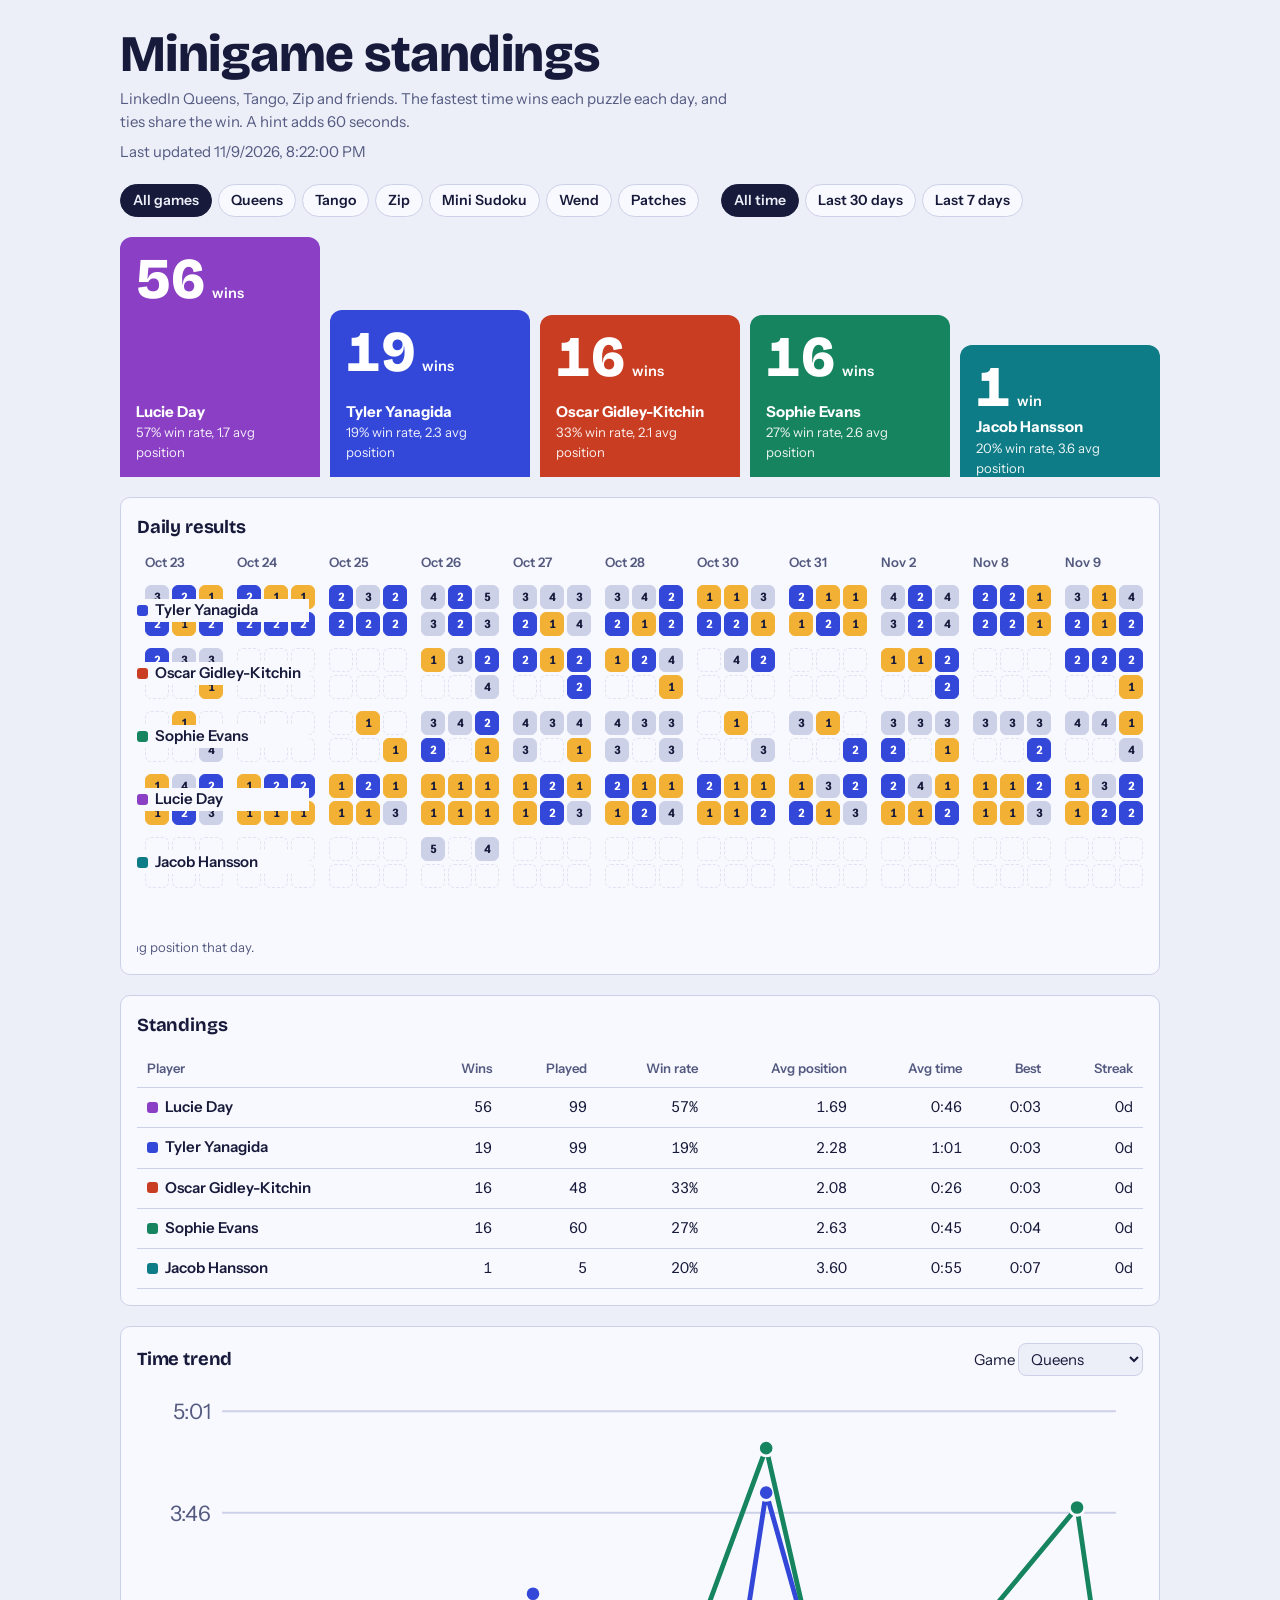
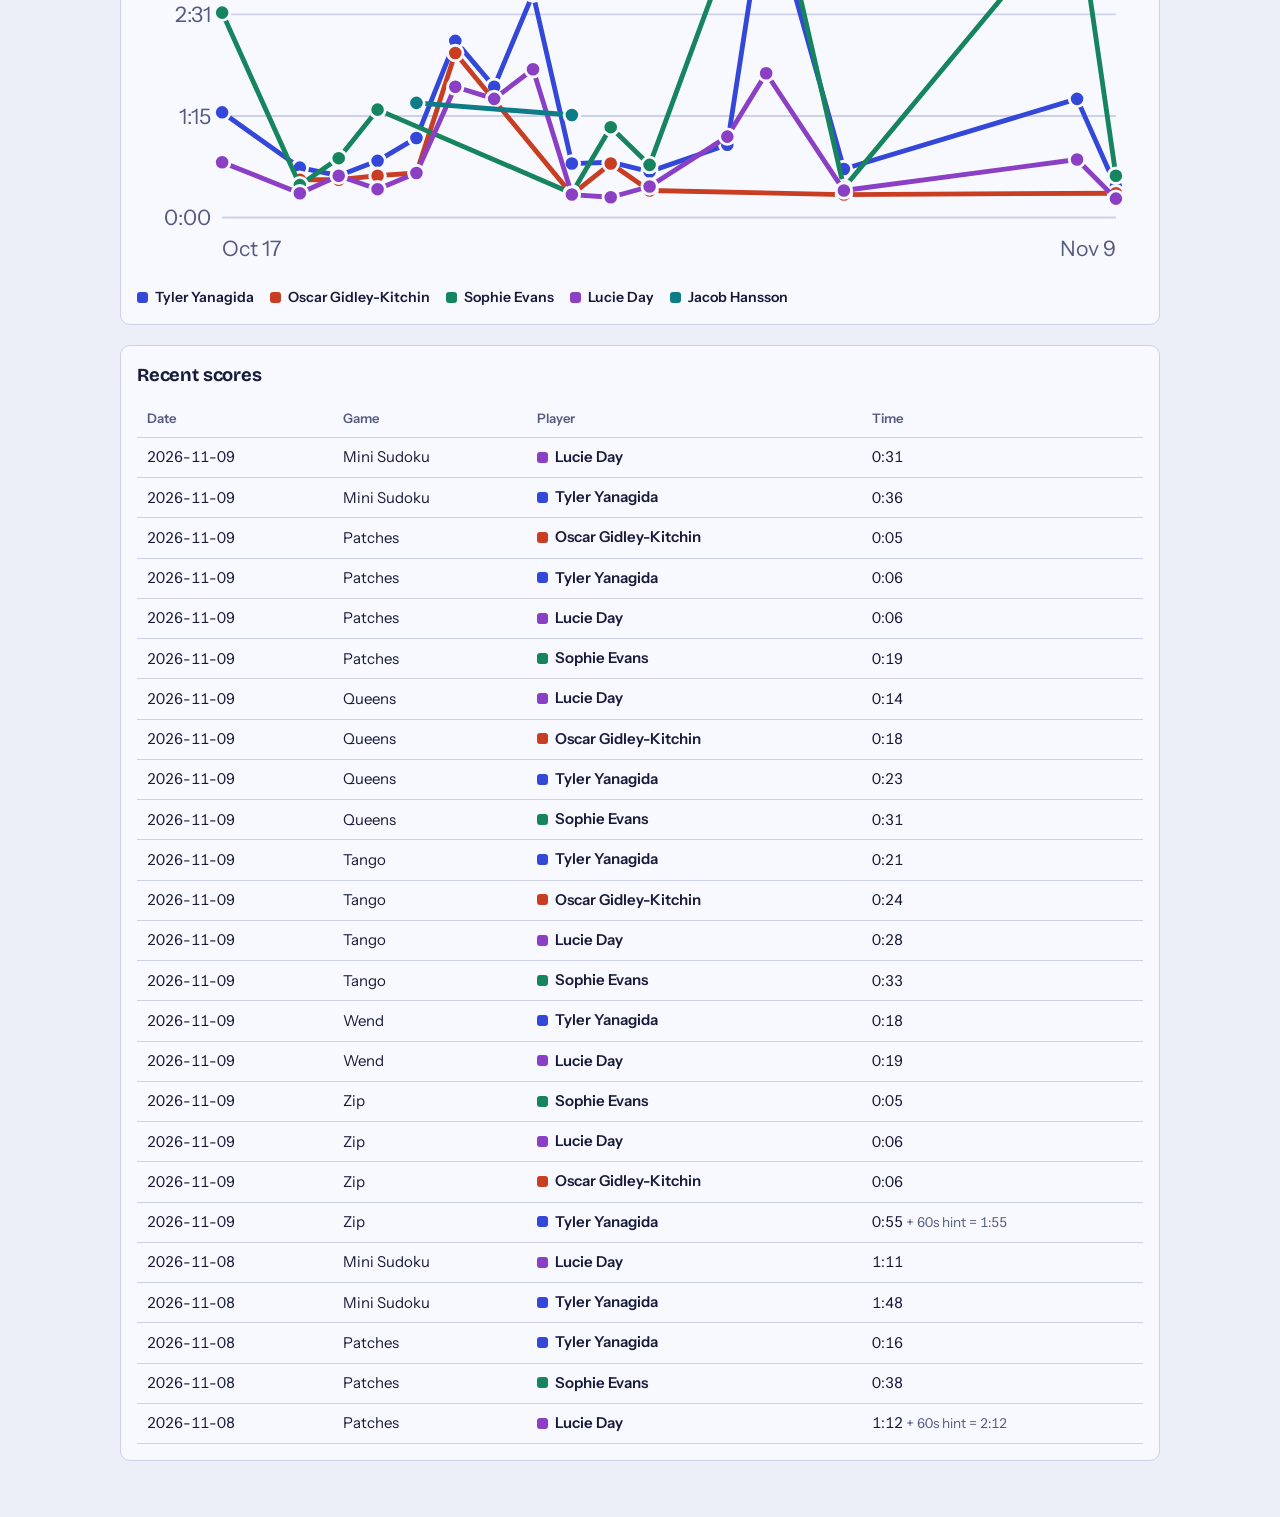
<file: index.html>
<!doctype html>
<html lang="en">
<meta charset="utf-8">
<meta name="viewport" content="width=device-width,initial-scale=1,viewport-fit=cover">
<title>Minigame Standings</title>
<link rel="preconnect" href="https://fonts.googleapis.com">
<link rel="preconnect" href="https://fonts.gstatic.com" crossorigin>
<link rel="stylesheet" href="https://fonts.googleapis.com/css2?family=Bricolage+Grotesque:opsz,wght@12..96,600..800&family=Instrument+Sans:wght@400;600;700&display=swap">
<link rel="stylesheet" href="style.css">

<main>
<header>
<h1>Minigame standings</h1>
<p class="sub">LinkedIn Queens, Tango, Zip and friends. The fastest time wins each puzzle each day, and ties share the win. A hint adds 60 seconds.</p>
<p class="sub" id="ust"></p>
</header>
<div class="filters" id="filters"></div>
<section aria-label="Wins by player"><div class="podium" id="podium"></div></section>
<section class="panel"><h2>Daily results</h2><div class="scroll" id="rg"></div></section>
<section class="panel"><h2>Standings</h2><div class="scroll" id="lb"></div></section>
<section class="panel">
<div class="panel-h"><h2>Time trend</h2><label>Game <select id="cg"></select></label></div>
<div id="chart"></div>
</section>
<section class="panel"><h2>Recent scores</h2><div class="scroll" id="log"></div></section>
</main>

<script src="shared.js"></script>
<script>
let scores=[],chartGame=null,first=true;

function render(){
  const rows=applyFilters(scores),rr=ranked(rows),by=p=>rr.filter(r=>r.player===p);
  const st=PLAYERS.map(p=>({p,...stats(by(p))})).sort((a,b)=>b.wins-a.wins||(a.pos??99)-(b.pos??99)||(a.avg??1e9)-(b.avg??1e9));

  // podium: column height follows wins
  const top=Math.max(1,...st.map(s=>s.wins));
  $("podium").replaceChildren(...st.map(s=>{
    const a=el("a",null,"pod");a.href=playerHref(s.p);a.style.setProperty("--c",pc(s.p));
    a.style.setProperty("--h",(130+110*s.wins/top)+"px");
    const n=el("div",s.wins,"pod-n");n.append(el("small",s.wins===1?"win":"wins"));
    const m=el("div",null);m.append(el("div",s.p,"pod-name"),el("div",s.n?(s.rate==null?"No head-to-head yet":Math.round(100*s.rate)+"% win rate, "+s.pos.toFixed(1)+" avg position"):"No scores in range","pod-meta"));
    a.append(n,m);return a}));

  resultsGrid(rr);

  table($("lb"),["Player","Wins","Played","Win rate","Avg position","Avg time","Best","Streak"],
    st.filter(s=>s.n).map(s=>[who(s.p,true),s.wins,s.n,s.rate==null?NONE:Math.round(100*s.rate)+"%",s.pos==null?NONE:s.pos.toFixed(2),fmt(s.avg),fmt(s.best),s.cur+"d"]),EMPTY);

  // chart game picker follows the game filter
  const gs=GAMES.filter(g=>filters.games.has(g));
  if(!gs.includes(chartGame))chartGame=[...gs].sort((a,b)=>rows.filter(r=>r.game===b).length-rows.filter(r=>r.game===a).length)[0];
  const sel=$("cg");sel.replaceChildren(...gs.map(g=>{const o=el("option",g);o.value=g;return o}));sel.value=chartGame;
  sel.onchange=()=>{chartGame=sel.value;chart(rows)};
  chart(rows);

  const recent=[...rows].sort((a,b)=>b.date.localeCompare(a.date)||a.game.localeCompare(b.game)||eff(a)-eff(b)).slice(0,25);
  table($("log"),["Date","Game","Player","Time"],recent.map(s=>{
    const t=el("span",fmt(s.timeSeconds));if(s.hints)t.append(el("span"," + "+HINT_PENALTY+"s hint = "+fmt(eff(s)),"hint"));
    return[s.date,s.game,who(s.player,true),t]}),EMPTY,3);
  $("log").querySelectorAll("td:last-child,th:last-child").forEach(c=>{c.classList.remove("n")});
}

function resultsGrid(rr){
  const host=$("rg"),days=[...new Set(rr.map(r=>r.date))].sort(),gs=GAMES.filter(g=>filters.games.has(g));
  host.replaceChildren();
  if(!days.length){host.append(el("p",EMPTY,"empty"));return}
  const g=el("div",null,"rg"+(first?" reveal":""));g.style.setProperty("--days",days.length);
  g.append(el("span"));
  days.forEach(d=>g.append(el("span",dlabel(day(d)),"rg-h")));
  PLAYERS.forEach(p=>{
    const n=el("span",null,"rg-n");n.append(who(p,true));g.append(n);
    days.forEach((d,i)=>{
      const c=el("div",null,"cl");c.style.setProperty("--cols",Math.min(3,gs.length));
      gs.forEach(game=>{const t=tile(rr.find(r=>r.player===p&&r.date===d&&r.game===game),game);t.style.setProperty("--i",i);c.append(t)});
      g.append(c)});
  });
  host.append(g,rankLegend(),el("p","Tiles run left to right, then down, in this order: "+gs.join(", ")+". The number is the finishing position that day.","order"));
  host.scrollLeft=host.scrollWidth;
  first=false;
}

function chart(rows){
  const mine=rows.filter(s=>s.game===chartGame);
  lineChart($("chart"),PLAYERS.map(p=>({name:p,color:pc(p),
    pts:mine.filter(s=>s.player===p).map(s=>({x:day(s.date),y:eff(s),tip:`${p}, ${s.date}: ${fmt(eff(s))}${s.hints?" (with hint)":""}`}))})).filter(s=>s.pts.length),
    "Times by date per player for "+chartGame);
}

filterBar($("filters"),render);
render();
loadData().then(d=>{scores=d.scores;$("ust").textContent="Last updated "+new Date(d.updatedAt).toLocaleString();first=true;render()})
  .catch(()=>$("ust").textContent=LOAD_ERR);
</script>
</file>
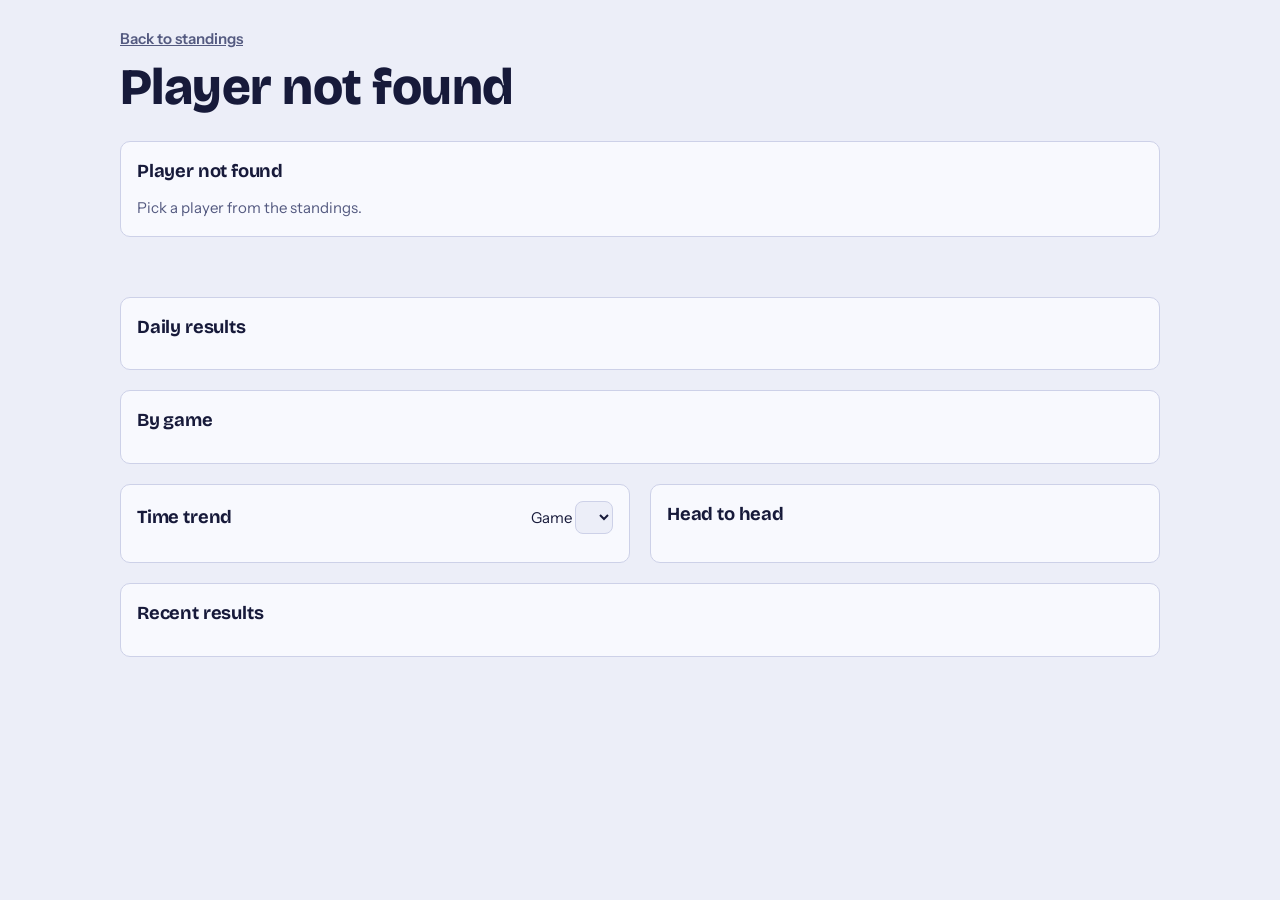
<file: player.html>
<!doctype html>
<html lang="en">
<meta charset="utf-8">
<meta name="viewport" content="width=device-width,initial-scale=1,viewport-fit=cover">
<title>Player · Minigame Standings</title>
<link rel="preconnect" href="https://fonts.googleapis.com">
<link rel="preconnect" href="https://fonts.gstatic.com" crossorigin>
<link rel="stylesheet" href="https://fonts.googleapis.com/css2?family=Bricolage+Grotesque:opsz,wght@12..96,600..800&family=Instrument+Sans:wght@400;600;700&display=swap">
<link rel="stylesheet" href="style.css">

<main>
<header>
<a class="back" id="back" href="index.html">Back to standings</a>
<h1 id="name"></h1>
<p class="sub" id="ust"></p>
</header>
<div id="missing" hidden class="panel"><h2>Player not found</h2><p class="empty">Pick a player from the standings.</p></div>
<div class="filters" id="filters"></div>
<div id="body" style="display:grid;gap:20px">
<section class="stats" id="stats" aria-label="Summary"></section>
<section class="panel"><h2>Daily results</h2><div class="scroll" id="rg"></div></section>
<section class="panel"><h2>By game</h2><div class="scroll" id="games"></div></section>
<div class="grid">
<section class="panel">
<div class="panel-h"><h2>Time trend</h2><label>Game <select id="cg"></select></label></div>
<div id="chart"></div>
</section>
<section class="panel"><h2>Head to head</h2><div class="scroll" id="h2h"></div></section>
</div>
<section class="panel"><h2>Recent results</h2><div class="scroll" id="log"></div></section>
</div>
</main>

<script src="shared.js"></script>
<script>
const P=new URLSearchParams(location.search).get("p");
let scores=[],chartGame=null,first=true;

function render(){
  const rows=applyFilters(scores),rr=ranked(rows),mine=rr.filter(r=>r.player===P),s=stats(mine);
  $("back").href="index.html"+(filterParams().toString()?"?"+filterParams():"");
  if(!mine.length){
    $("body").querySelectorAll("section,div.grid").forEach(x=>x.hidden=true);
    let m=$("none");if(!m){m=el("p",EMPTY,"empty");m.id="none";$("body").append(m)}m.hidden=false;return;
  }
  const none=$("none");if(none)none.hidden=true;
  $("body").querySelectorAll("section,div.grid").forEach(x=>x.hidden=false);

  const stat=(v,l)=>{const d=el("div",null,"stat");d.style.setProperty("--c",pc(P));d.append(el("b",v),el("span",l));return d};
  $("stats").replaceChildren(
    stat(s.wins,"Wins"),stat(s.rate==null?NONE:Math.round(100*s.rate)+"%","Win rate"),
    stat(s.pos==null?NONE:s.pos.toFixed(2),"Average position"),stat(fmt(s.avg),"Average time"),
    stat(fmt(s.best),"Best time"),stat(s.n,"Puzzles played"),stat(s.cur+"d / "+s.longest+"d","Streak now / longest"));

  // daily results: one row per game, one tile per day
  const days=[...new Set(rr.map(r=>r.date))].sort(),gs=GAMES.filter(g=>filters.games.has(g)),host=$("rg");
  host.replaceChildren();
  const g=el("div",null,"rg"+(first?" reveal":""));g.style.setProperty("--days",days.length);
  g.append(el("span"));days.forEach(d=>g.append(el("span",dlabel(day(d)),"rg-h")));
  gs.forEach(game=>{
    const n=el("span",game,"rg-n");g.append(n);
    days.forEach((d,i)=>{const c=el("div",null,"cl one"),t=tile(mine.find(r=>r.date===d&&r.game===game),game);t.style.setProperty("--i",i);c.append(t);g.append(c)});
  });
  host.append(g,rankLegend());host.scrollLeft=host.scrollWidth;first=false;

  table($("games"),["Game","Played","Wins","Avg position","Avg time","Best"],
    gs.map(game=>{const m=mine.filter(r=>r.game===game);if(!m.length)return null;const x=stats(m);
      return[game,x.n,x.wins,x.pos==null?NONE:x.pos.toFixed(2),fmt(x.avg),fmt(x.best)]}).filter(Boolean),EMPTY);

  const cg=GAMES.filter(x=>filters.games.has(x)&&mine.some(r=>r.game===x));
  if(!cg.includes(chartGame))chartGame=[...cg].sort((a,b)=>mine.filter(r=>r.game===b).length-mine.filter(r=>r.game===a).length)[0];
  const sel=$("cg");sel.replaceChildren(...cg.map(x=>{const o=el("option",x);o.value=x;return o}));sel.value=chartGame;
  sel.onchange=()=>{chartGame=sel.value;chart(rr)};
  chart(rr);

  // head to head: shared puzzles where both players have a time
  const h=PLAYERS.filter(o=>o!==P).map(o=>{
    let w=0,l=0,t=0;
    mine.forEach(r=>{const x=rr.find(y=>y.player===o&&y.date===r.date&&y.game===r.game);if(!x)return;r.t<x.t?w++:r.t>x.t?l++:t++});
    return[who(o,true),w+l+t,w,l,t]}).filter(r=>r[1]);
  table($("h2h"),["Opponent","Shared","Won","Lost","Tied"],h,"No shared puzzles with other players in this range.");

  const recent=[...mine].sort((a,b)=>b.date.localeCompare(a.date)||a.game.localeCompare(b.game)).slice(0,25);
  table($("log"),["Date","Game","Time","Position"],recent.map(r=>{
    const t=el("span",fmt(r.timeSeconds));if(r.hints)t.append(el("span"," + "+HINT_PENALTY+"s hint = "+fmt(eff(r)),"hint"));
    return[r.date,r.game,t,r.rank?ord(r.rank)+" of "+r.n:"Played alone"]}),EMPTY,3);
}

function chart(rr){
  const g=rr.filter(r=>r.game===chartGame),mine=g.filter(r=>r.player===P),days=[...new Set(mine.map(r=>r.date))];
  const others=days.map(d=>{const o=g.filter(r=>r.date===d&&r.player!==P);return o.length?{x:day(d),y:avg(o.map(r=>r.t)),tip:`Others, ${d}: ${fmt(avg(o.map(r=>r.t)))}`}:null}).filter(Boolean);
  lineChart($("chart"),[
    {name:P,color:pc(P),pts:mine.map(r=>({x:day(r.date),y:r.t,tip:`${P}, ${r.date}: ${fmt(r.t)}${r.hints?" (with hint)":""}`}))},
    {name:"Average of the others",color:"var(--mute)",dash:true,pts:others}],
    "Times by date for "+P+" against the average of the others in "+chartGame);
}

if(!PLAYERS.includes(P)){
  $("name").textContent="Player not found";$("missing").hidden=false;$("body").hidden=true;$("filters").hidden=true;
}else{
  document.title=P+" · Minigame Standings";
  $("name").textContent=P;
  const mark=el("span","","dot");mark.style.cssText="display:inline-block;width:.45em;height:.45em;margin-right:.3em;background:"+pc(P);$("name").prepend(mark);
  filterBar($("filters"),render);
  loadData().then(d=>{scores=d.scores;$("ust").textContent="Last updated "+new Date(d.updatedAt).toLocaleString();first=true;render()})
    .catch(()=>$("ust").textContent=LOAD_ERR);
}
</script>
</file>
<file: style.css>
:root{--bg:#ECEEF8;--panel:#F8F9FE;--fg:#171A3A;--mute:#545A80;--line:#CDD1E8;--accent:#3347D9;--on-accent:#fff;
--gold:#F2B134;--on-gold:#171A3A;--r2:#3347D9;--on-r2:#fff;--r3:#CDD1E8;--on-r3:#171A3A;
--p0:#3347D9;--p1:#C93D22;--p2:#16845F;--p3:#8A3FC4;--p4:#0E7C86;--on-p:#fff;
--display:"Bricolage Grotesque",system-ui,sans-serif;--body:"Instrument Sans",system-ui,sans-serif}
@media (prefers-color-scheme:dark){:root:not([data-theme="light"]){--bg:#10122B;--panel:#181B3E;--fg:#ECEEFF;--mute:#A1A7D3;--line:#2C3068;--accent:#8C9BFF;--on-accent:#10122B;
--gold:#F6C050;--r2:#5566F0;--r3:#2C3068;--on-r3:#ECEEFF;--p0:#8C9BFF;--p1:#FF8D74;--p2:#4FD6A6;--p3:#C79BFF;--p4:#4FD0DC;--on-p:#10122B;color-scheme:dark}}
:root[data-theme="dark"]{--bg:#10122B;--panel:#181B3E;--fg:#ECEEFF;--mute:#A1A7D3;--line:#2C3068;--accent:#8C9BFF;--on-accent:#10122B;
--gold:#F6C050;--r2:#5566F0;--r3:#2C3068;--on-r3:#ECEEFF;--p0:#8C9BFF;--p1:#FF8D74;--p2:#4FD6A6;--p3:#C79BFF;--p4:#4FD0DC;--on-p:#10122B;color-scheme:dark}
*{box-sizing:border-box}
body{margin:0;background:var(--bg);color:var(--fg);font:15px/1.5 var(--body);padding-block:28px 56px;padding-left:max(16px,env(safe-area-inset-left,0px));padding-right:max(16px,env(safe-area-inset-right,0px))}
main{max-width:1040px;margin:0 auto;display:grid;gap:20px}
h1,h2{font-family:var(--display);margin:0;text-wrap:balance;letter-spacing:-.01em}
h1{font-size:clamp(2rem,6vw,3.2rem);line-height:1.02;font-weight:800}
h2{font-size:1.15rem;font-weight:700;margin-bottom:12px}
.sub{color:var(--mute);margin:8px 0 0;max-width:62ch}
a{color:inherit}
a:focus-visible,button:focus-visible,select:focus-visible{outline:3px solid var(--accent);outline-offset:2px}
button,select{font:inherit;color:inherit}
.back{display:inline-block;margin-bottom:10px;color:var(--mute);font-weight:600}

.filters{display:flex;gap:10px 22px;flex-wrap:wrap;align-items:center}
.chips{display:flex;gap:6px;flex-wrap:wrap}
.chip{border:1.5px solid var(--line);background:var(--panel);padding:5px 12px;border-radius:999px;cursor:pointer;font-weight:600;font-size:.88rem}
.chip[aria-pressed=true]{background:var(--fg);border-color:var(--fg);color:var(--bg)}

.panel{background:var(--panel);border:1.5px solid var(--line);border-radius:10px;padding:16px;min-width:0}
.panel-h{display:flex;justify-content:space-between;align-items:baseline;gap:12px;flex-wrap:wrap}
.panel-h select{background:var(--bg);border:1.5px solid var(--line);border-radius:8px;padding:5px 8px;margin-bottom:12px}
.grid{display:grid;grid-template-columns:repeat(auto-fit,minmax(min(100%,420px),1fr));gap:20px}
.scroll{overflow-x:auto}
table{border-collapse:collapse;width:100%;font-variant-numeric:tabular-nums}
th,td{text-align:left;padding:8px 10px;border-bottom:1px solid var(--line);white-space:nowrap}
th{color:var(--mute);font-weight:600;font-size:.82rem}
th.n,td.n{text-align:right}
td.wrap{white-space:normal}
.empty{color:var(--mute);margin:0}
.who{display:inline-flex;align-items:center;gap:7px;font-weight:600;text-decoration:none}
a.who:hover{text-decoration:underline;text-underline-offset:3px}
.dot{width:11px;height:11px;border-radius:3px;flex:none}
.legend{display:flex;gap:6px 16px;flex-wrap:wrap;font-size:.88rem;margin-top:8px}
svg text{fill:var(--mute);font:11px var(--body)}

/* podium: column height follows wins */
.podium{display:flex;gap:10px;align-items:flex-end;flex-wrap:wrap}
.pod{flex:1 1 150px;min-width:0;height:var(--h);background:var(--c);color:var(--on-p);border-radius:12px 12px 0 0;padding:14px 16px;display:flex;flex-direction:column;justify-content:space-between;text-decoration:none;overflow-wrap:anywhere}
.pod:hover .pod-name{text-decoration:underline;text-underline-offset:3px}
.pod-n{font:800 clamp(2.4rem,7vw,3.6rem)/1 var(--display);font-variant-numeric:tabular-nums}
.pod-n small{font:600 .9rem var(--body);margin-left:6px}
.pod-name{font-weight:700}
.pod-meta{font-size:.82rem;opacity:.92}

/* results grid */
.rg{display:grid;grid-template-columns:max-content repeat(var(--days),max-content);gap:12px 14px;align-items:center}
.rg-h{font-size:.82rem;font-weight:600;color:var(--mute)}
.rg-n{position:sticky;left:0;background:var(--panel);padding-right:8px;z-index:1}
.cl{display:grid;grid-template-columns:repeat(var(--cols),24px);gap:3px}
.cl.one{grid-template-columns:32px}.cl.one .tile{width:32px;height:32px;font-size:.85rem}
.tile{display:grid;place-items:center;width:24px;height:24px;border-radius:6px;border:1.5px solid var(--line);background:var(--panel);color:var(--mute);font:700 .72rem var(--body);font-variant-numeric:tabular-nums}
.tile.r1{background:var(--gold);border-color:var(--gold);color:var(--on-gold)}
.tile.r2{background:var(--r2);border-color:var(--r2);color:var(--on-r2)}
.tile.r3{background:var(--r3);border-color:var(--r3);color:var(--on-r3)}
.tile.none{border-style:dashed;opacity:.55}
.key{display:flex;gap:6px 18px;flex-wrap:wrap;margin:16px 0 0;font-size:.82rem;color:var(--mute)}
.key-i{display:inline-flex;align-items:center;gap:6px}
.order{margin:10px 0 0;font-size:.82rem;color:var(--mute)}
@keyframes pop{from{transform:scale(.55);opacity:0}}
.reveal .tile{animation:pop .35s both;animation-delay:calc(var(--i,0)*16ms)}

/* player stats */
.stats{display:grid;grid-template-columns:repeat(auto-fit,minmax(130px,1fr));gap:16px}
.stat{border-left:4px solid var(--c);padding-left:12px}
.stat b{display:block;font:800 2rem/1.1 var(--display);font-variant-numeric:tabular-nums}
.stat span{color:var(--mute);font-size:.85rem}
.hint{color:var(--mute);font-size:.85rem}
@media (prefers-reduced-motion:reduce){.reveal .tile{animation:none}}
</file>
